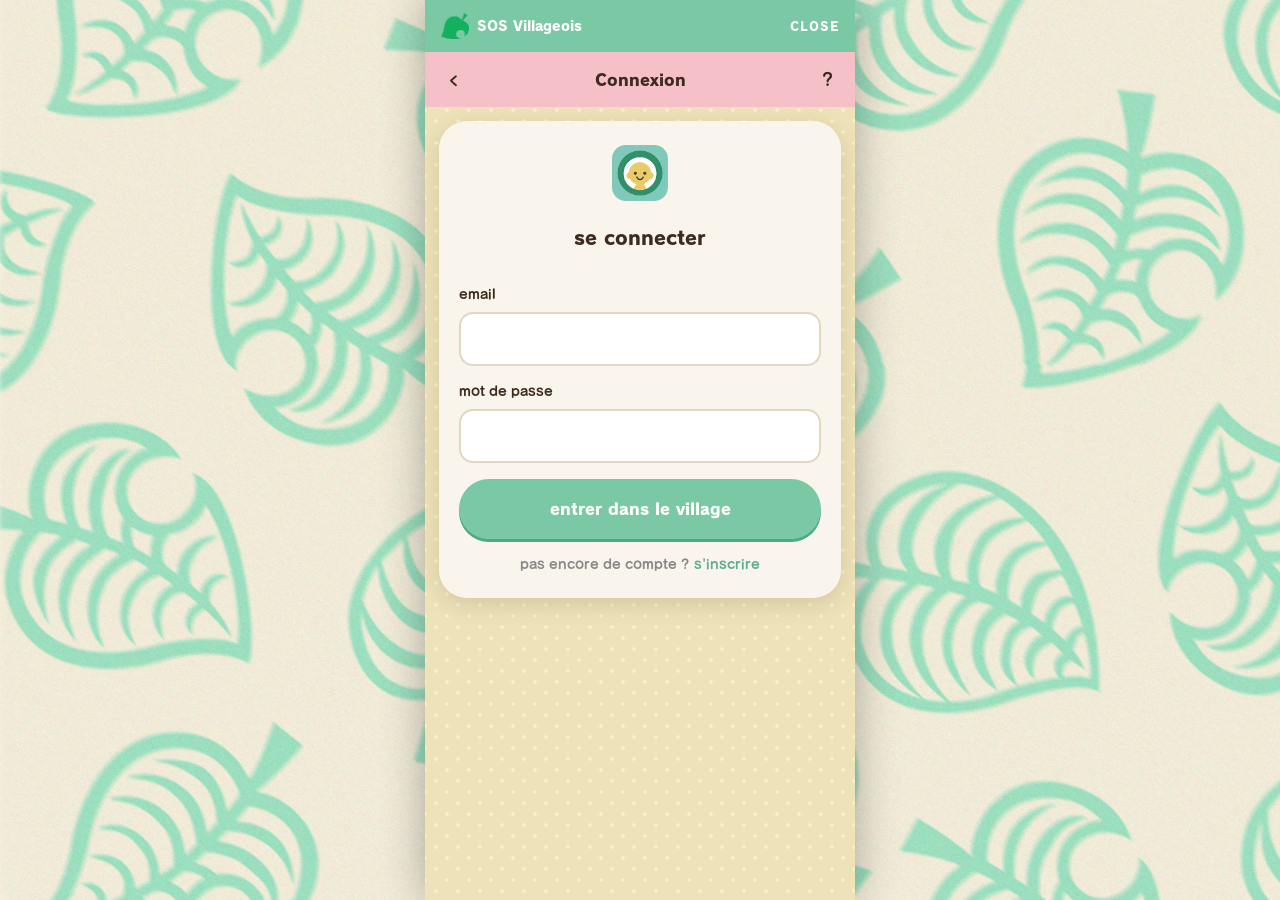
<file: templates/connexion.html>
<!doctype html>
<html lang="fr">
  <head>
    <meta charset="UTF-8" />
    <meta name="viewport" content="width=device-width, initial-scale=1.0" />
    <title>connexion - SOS Villageois</title>
    <link rel="icon" type="image/x-icon" href="/static/img/Favicons/favicon.ico" />
    <link rel="icon" type="image/svg+xml" href="/static/img/Favicons/favicon.svg" />
    <link rel="apple-touch-icon" href="/static/img/Favicons/apple-touch-icon.png" />
    <link rel="stylesheet" href="/static/css/style.css" />
  </head>
  <body>
    <div id="app">

      <header class="nook-header">
        <div class="header-logo">
          <img src="/static/img/logo.png" alt="logo" />
          <span>SOS Villageois</span>
        </div>
        <a href="/">CLOSE</a>
      </header>

      <div class="nook-subheader">
        <a href="/">&#8249;</a>
        <h2>Connexion</h2>
        <span>?</span>
      </div>

      <div class="nook-content padded">
        <div class="nook-card">
          <div class="nook-logo">
            <img src="/static/img/Icons/Contacts.png" alt="connexion" />
            <h1>se connecter</h1>
          </div>

          <p class="erreur" id="erreur" style="display:none"></p>

          <form class="nook-form" onsubmit="seConnecter(event)">
            <div>
              <label>email</label>
              <input type="email" id="email" required />
            </div>
            <div>
              <label>mot de passe</label>
              <input type="password" id="mdp" required />
            </div>
            <button class="nook-btn" type="submit">entrer dans le village</button>
          </form>

          <p class="nook-link">pas encore de compte ? <a href="/inscription">s'inscrire</a></p>
        </div>
      </div>

    </div>
    <script>
      async function seConnecter(event) {
        event.preventDefault();
        const errEl = document.getElementById('erreur');
        const res = await fetch('/api/connexion', {
          method: 'POST',
          headers: { 'Content-Type': 'application/json' },
          body: JSON.stringify({
            email:        document.getElementById('email').value,
            mot_de_passe: document.getElementById('mdp').value
          })
        });
        const data = await res.json();
        if (res.ok) {
          window.location.href = '/';
        } else {
          errEl.textContent  = data.error;
          errEl.style.display = 'block';
        }
      }
    </script>
  </body>
</html>
</file>
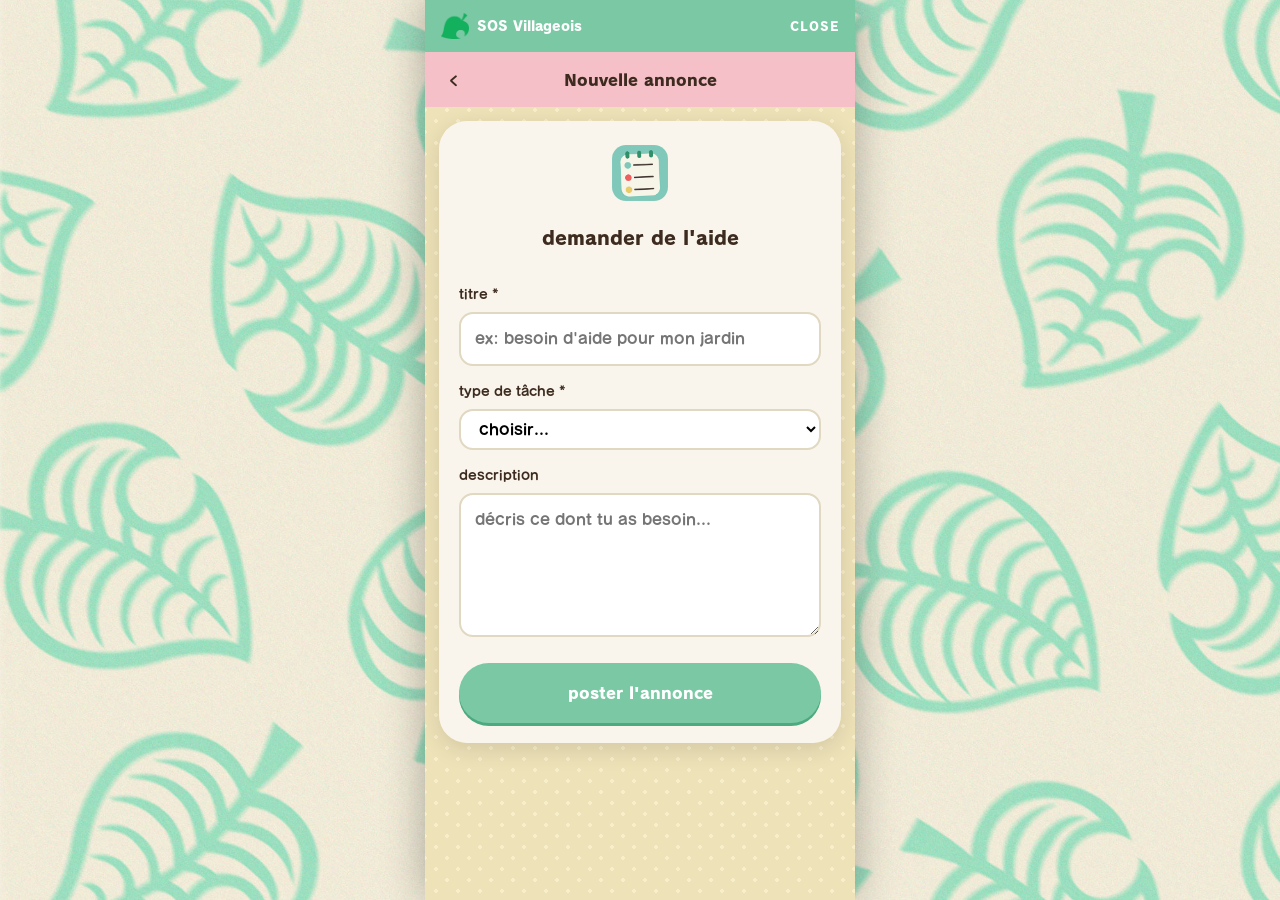
<file: templates/annonce/nouvelle.html>
<!doctype html>
<html lang="fr">
  <head>
    <meta charset="UTF-8" />
    <meta name="viewport" content="width=device-width, initial-scale=1.0" />
    <title>Nouvelle annonce - SOS Villageois</title>
    <link rel="icon" type="image/x-icon" href="/static/img/Favicons/favicon.ico" />
    <link rel="icon" type="image/svg+xml" href="/static/img/Favicons/favicon.svg" />
    <link rel="apple-touch-icon" href="/static/img/Favicons/apple-touch-icon.png" />
    <link rel="stylesheet" href="/static/css/style.css" />
  </head>
  <body>
    <div id="app">

      <header class="nook-header">
        <div class="header-logo">
          <img src="/static/img/logo.png" alt="logo" />
          <span>SOS Villageois</span>
        </div>
        <a href="/annonces">CLOSE</a>
      </header>

      <div class="nook-subheader">
        <a href="/annonces">&#8249;</a>
        <h2>Nouvelle annonce</h2>
        <span></span>
      </div>

      <div class="nook-content padded">
        <div class="nook-card">

          <div class="nook-logo">
            <img src="/static/img/Icons/Reminders.png" alt="poster" />
            <h1>demander de l'aide</h1>
          </div>

          <p class="erreur" id="erreur" style="display:none"></p>

          <form class="nook-form" onsubmit="posterAnnonce(event)">
            <div>
              <label>titre *</label>
              <input type="text" id="titre" placeholder="ex: besoin d'aide pour mon jardin" required />
            </div>
            <div>
              <label>type de tâche *</label>
              <select id="tache" required>
                <option value="" disabled selected>choisir...</option>
                <option value="jardinage">jardinage</option>
                <option value="bricolage">bricolage</option>
                <option value="courses">courses</option>
                <option value="cuisine">cuisine</option>
                <option value="informatique">informatique</option>
                <option value="garde d'animaux">garde d'animaux</option>
                <option value="déménagement">déménagement</option>
                <option value="autre">autre</option>
              </select>
            </div>
            <div>
              <label>description</label>
              <textarea id="description" rows="4" placeholder="décris ce dont tu as besoin..."></textarea>
            </div>
            <button class="nook-btn" type="submit">poster l'annonce</button>
          </form>

        </div>
      </div>

    </div>
    <script>
      async function posterAnnonce(event) {
        event.preventDefault();
        const errEl = document.getElementById('erreur');
        const res = await fetch('/api/annonces', {
          method: 'POST',
          headers: { 'Content-Type': 'application/json' },
          body: JSON.stringify({
            titre:       document.getElementById('titre').value.trim(),
            tache:       document.getElementById('tache').value,
            description: document.getElementById('description').value.trim(),
          })
        });
        const data = await res.json();
        if (res.ok) {
          window.location.href = `/annonces/${data.id_annonce}`;
        } else {
          errEl.textContent   = data.error;
          errEl.style.display = 'block';
        }
      }
    </script>
  </body>
</html>
</file>
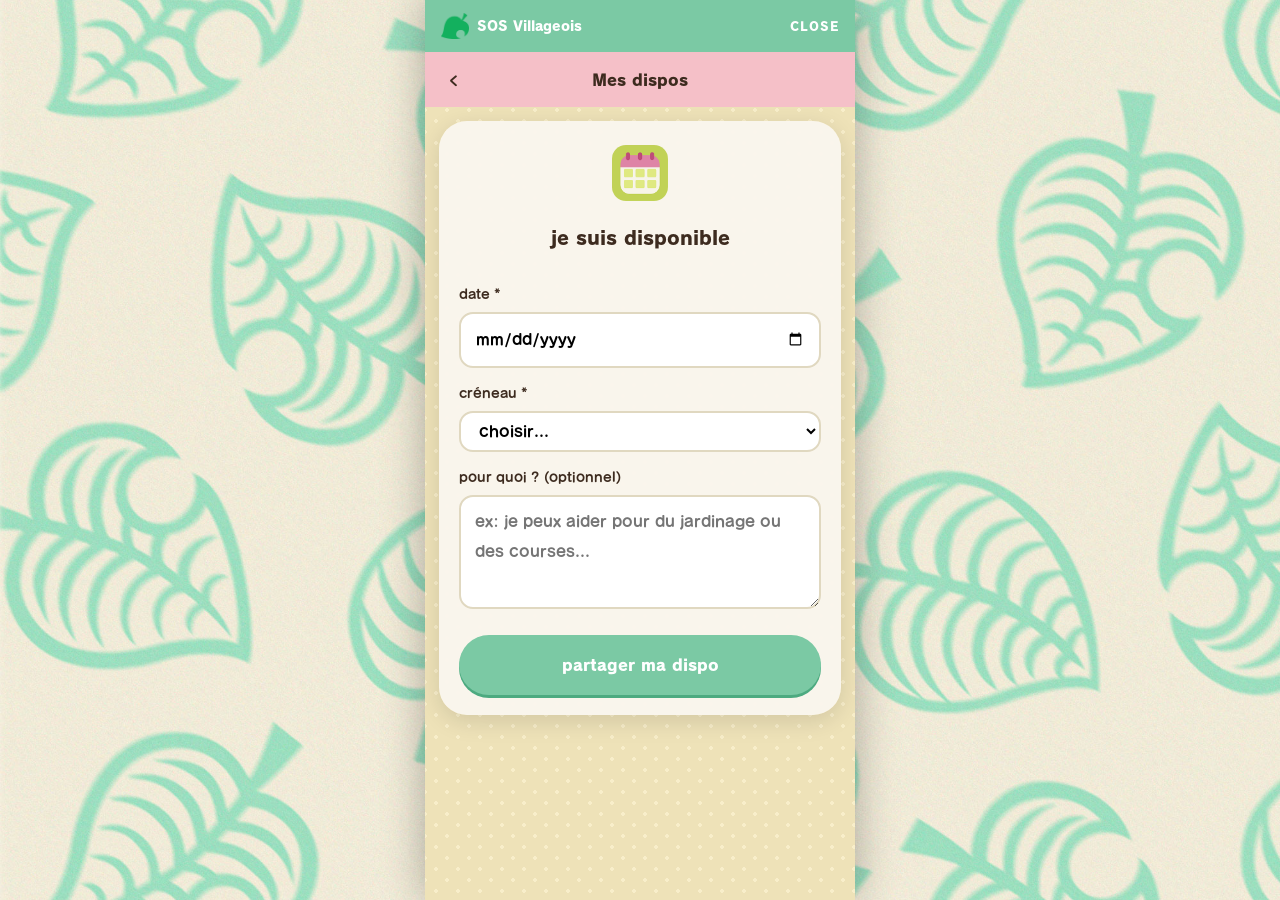
<file: templates/dispo/nouvelle.html>
<!doctype html>
<html lang="fr">
  <head>
    <meta charset="UTF-8" />
    <meta name="viewport" content="width=device-width, initial-scale=1.0" />
    <title>Nouvelle dispo - SOS Villageois</title>
    <link rel="icon" type="image/x-icon" href="/static/img/Favicons/favicon.ico" />
    <link rel="icon" type="image/svg+xml" href="/static/img/Favicons/favicon.svg" />
    <link rel="apple-touch-icon" href="/static/img/Favicons/apple-touch-icon.png" />
    <link rel="stylesheet" href="/static/css/style.css" />
  </head>
  <body>
    <div id="app">

      <header class="nook-header">
        <div class="header-logo">
          <img src="/static/img/logo.png" alt="logo" />
          <span>SOS Villageois</span>
        </div>
        <a href="/dispos">CLOSE</a>
      </header>

      <div class="nook-subheader">
        <a href="/dispos">&#8249;</a>
        <h2>Mes dispos</h2>
        <span></span>
      </div>

      <div class="nook-content padded">
        <div class="nook-card">

          <div class="nook-logo">
            <img src="/static/img/Icons/Calendar.png" alt="dispo" onerror="this.style.display='none'" />
            <h1>je suis disponible</h1>
          </div>

          <p class="erreur" id="erreur" style="display:none"></p>

          <form class="nook-form" onsubmit="posterDispo(event)">
            <div>
              <label>date *</label>
              <input type="date" id="date_dispo" required />
            </div>
            <div>
              <label>créneau *</label>
              <select id="creneau" required>
                <option value="" disabled selected>choisir...</option>
                <option value="matin">matin</option>
                <option value="après-midi">après-midi</option>
                <option value="soir">soir</option>
                <option value="journée entière">journée entière</option>
              </select>
            </div>
            <div>
              <label>pour quoi ? (optionnel)</label>
              <textarea id="description" rows="3" placeholder="ex: je peux aider pour du jardinage ou des courses..."></textarea>
            </div>
            <button class="nook-btn" type="submit">partager ma dispo</button>
          </form>

        </div>
      </div>

    </div>
    <script>
      document.getElementById('date_dispo').min = new Date().toISOString().slice(0, 10);

      async function posterDispo(event) {
        event.preventDefault();
        const errEl = document.getElementById('erreur');
        const res = await fetch('/api/dispos', {
          method: 'POST',
          headers: { 'Content-Type': 'application/json' },
          body: JSON.stringify({
            date_dispo:  document.getElementById('date_dispo').value,
            creneau:     document.getElementById('creneau').value,
            description: document.getElementById('description').value.trim(),
          })
        });
        const data = await res.json();
        if (res.ok) {
          window.location.href = '/dispos';
        } else {
          errEl.textContent   = data.error;
          errEl.style.display = 'block';
        }
      }
    </script>
  </body>
</html>
</file>
<file: static/css/style.css>
@font-face {
  font-family: "Seurat";
  src: url("/static/font/FOT-Seurat Pro B.otf") format("opentype");
}

@font-face {
  font-family: "Rodin";
  src: url("/static/font/FOT-RodinBokutoh Pro EB.otf") format("opentype");
}

* {
  box-sizing: border-box;
  margin: 0;
  padding: 0;
}

html,
body {
  height: 100%;
  overflow: hidden;
}

/* body {
  font-family: "Seurat", "Segoe UI", sans-serif;
  background-color: #a8a090;
} */

body {
  font-family: "Seurat", "Segoe UI", sans-serif;
  background-image: url("/static/img/Wallpapers/3.jpg");
  background-size: cover;
  background-position: center;
  background-attachment: fixed;
}

/* * phone shell — centré sur desktop, plein écran sur mobile */
#app {
  max-width: 430px;
  margin: 0 auto;
  height: 100vh;
  display: flex;
  flex-direction: column;
  position: relative;
  background-color: #eee2b8;
  background-image:
    radial-gradient(circle, #f8eeca 2px, transparent 2px),
    radial-gradient(circle, #f8eeca 2px, transparent 2px);
  background-size: 22px 22px;
  background-position:
    0 0,
    11px 11px;
  overflow: hidden;
}

/* * header */
.nook-header {
  background-color: #7bc9a4;
  color: white;
  display: flex;
  justify-content: space-between;
  align-items: center;
  padding: 12px 16px;
  font-family: "Rodin", sans-serif;
  font-size: 0.9em;
  flex-shrink: 0;
  position: sticky;
  top: 0;
  z-index: 100;
}

.header-logo {
  display: flex;
  align-items: center;
  gap: 8px;
}

.header-logo img {
  width: 28px;
  height: 28px;
  object-fit: contain;
}

.header-logo span {
  font-family: "Rodin", sans-serif;
  font-size: 0.95em;
  color: white;
  font-weight: bold;
}

.nook-header a {
  color: white;
  text-decoration: none;
  font-size: 0.85em;
  letter-spacing: 1px;
}

/* * sous-header pages internes */
.nook-subheader {
  background-color: #f5c0c8;
  display: flex;
  justify-content: space-between;
  align-items: center;
  padding: 10px 16px;
  flex-shrink: 0;
}

.nook-subheader h2 {
  font-family: "Rodin", sans-serif;
  font-size: 1em;
  color: #3d2b1f;
  text-align: center;
  flex: 1;
}

.nook-subheader a,
.nook-subheader span {
  color: #3d2b1f;
  text-decoration: none;
  font-size: 1.1em;
  width: 24px;
  text-align: center;
}

/* * contenu principal */
.nook-content {
  flex: 1;
  display: flex;
  flex-direction: column;
  overflow-y: auto;
  -webkit-overflow-scrolling: touch;
}

/* * padding pour pages avec une carte flottante */
.nook-content.padded {
  padding: 14px;
  gap: 10px;
}

/* * hide scrollbars partout */
.nook-content,
.grille-villageois {
  scrollbar-width: none;
}

.nook-content::-webkit-scrollbar,
.grille-villageois::-webkit-scrollbar {
  display: none;
}

/* * petit bloc greeting séparé */
.greeting-card {
  padding: 16px 20px;
  flex-shrink: 0;
}

.greeting-hey {
  font-family: "Rodin", sans-serif;
  font-size: 0.9em;
  color: #5d4a30;
}

.greeting-name {
  font-family: "Rodin", sans-serif;
  font-size: 2.2em;
  color: #5dae8b;
  line-height: 1.05;
}

/* * carte (hub + formulaires) */
.nook-card {
  background: rgba(250, 246, 238, 0.97);
  border-radius: 28px;
  padding: 24px 20px 20px;
  width: 100%;
  box-shadow: 0 6px 24px rgba(0, 0, 0, 0.12);
}

/* * carte dashboard qui remplit l'espace */
.dashboard-card {
  flex: 1;
  display: flex;
  flex-direction: column;
  justify-content: center;
}

/* * landing pleine page (style ploof/happify) */
.landing-page {
  flex: 1;
  display: flex;
  flex-direction: column;
  align-items: center;
  justify-content: space-between;
  padding: 56px 32px 52px;
  text-align: center;
  background: rgba(245, 240, 228, 0.92);
}

.landing-hero {
  display: flex;
  flex-direction: column;
  align-items: center;
  gap: 20px;
}

.landing-hero img {
  width: 88px;
  height: 88px;
  object-fit: contain;
}

.landing-hero h1 {
  font-family: "Rodin", sans-serif;
  font-size: 2.2em;
  color: #2d5a3d;
}

.landing-hero p {
  font-size: 0.92em;
  color: #7a9a82;
  line-height: 1.75;
  max-width: 260px;
}

.landing-actions {
  display: flex;
  flex-direction: column;
  gap: 12px;
  width: 100%;
}

.nook-btn-outline {
  background: transparent;
  color: #5dae8b;
  border: 2px solid #7bc9a4;
  border-radius: 50px;
  padding: 13px;
  font-family: "Rodin", sans-serif;
  font-size: 1em;
  cursor: pointer;
  width: 100%;
  text-decoration: none;
  display: block;
  text-align: center;
  transition: background 0.15s;
}

.nook-btn-outline:hover {
  background: #eaf8f2;
}

/* * logo dans la carte */
.nook-logo {
  text-align: center;
  margin-bottom: 24px;
}

.nook-logo img {
  width: 56px;
  height: 56px;
  object-fit: contain;
  border-radius: 14px;
}

.nook-logo h1 {
  font-family: "Rodin", sans-serif;
  font-size: 1.2em;
  color: #3d2b1f;
  margin-top: 8px;
}

/* * grille d'icones 3 colonnes */
.icon-grid {
  display: grid;
  grid-template-columns: repeat(3, 1fr);
  gap: 16px;
}

/* * grille 2 colonnes (landing non connecté) */
.icon-grid-2 {
  display: grid;
  grid-template-columns: repeat(2, 1fr);
  gap: 20px;
  max-width: 220px;
  margin: 0 auto;
}

.icon-btn {
  display: flex;
  flex-direction: column;
  align-items: center;
  text-decoration: none;
  color: #3d2b1f;
  gap: 6px;
}

.icon-btn .icon {
  width: 72px;
  height: 72px;
  border-radius: 18px;
  overflow: hidden;
  transition: transform 0.15s;
  box-shadow: 0 3px 8px rgba(0, 0, 0, 0.12);
}

.icon-btn .icon img {
  width: 100%;
  height: 100%;
  object-fit: cover;
}

.icon-btn:hover .icon {
  transform: scale(1.07);
}

.icon-btn:active .icon {
  transform: scale(0.96);
}

.icon-btn span {
  font-size: 0.68em;
  font-weight: bold;
  text-align: center;
  color: #3d2b1f;
}

/* * points nav */
.nook-dots {
  display: flex;
  justify-content: center;
  gap: 10px;
  margin-top: 20px;
}

.nook-dots .dot {
  width: 10px;
  height: 10px;
  border-radius: 50%;
  background: #ccc;
}

.nook-dots .dot.active {
  background: #7bc9a4;
}

/* * formulaires */
.nook-form {
  display: flex;
  flex-direction: column;
  gap: 12px;
}

.nook-form label {
  font-size: 0.82em;
  color: #3d2b1f;
  font-weight: bold;
  display: block;
  margin-bottom: 4px;
}

.nook-form input,
.nook-form select,
.nook-form textarea {
  width: 100%;
  padding: 10px 14px;
  border: 2px solid #e0d8c0;
  border-radius: 14px;
  background: white;
  font-family: "Seurat", sans-serif;
  font-size: 0.95em;
  outline: none;
}

.nook-form input:focus,
.nook-form select:focus,
.nook-form textarea:focus {
  border-color: #7bc9a4;
}

.nook-btn {
  background-color: #7bc9a4;
  color: white;
  border: none;
  border-radius: 50px;
  padding: 14px;
  font-family: "Rodin", sans-serif;
  font-size: 1em;
  cursor: pointer;
  width: 100%;
  text-decoration: none;
  margin-top: 4px;
  transition:
    background 0.15s,
    transform 0.1s;
  box-shadow: 0 3px 0 #4daa80;
}

.nook-btn:hover {
  background-color: #5dae8b;
}
.nook-btn:active {
  transform: translateY(2px);
  box-shadow: none;
}

.nook-link {
  text-align: center;
  font-size: 0.82em;
  color: #888;
  margin-top: 12px;
}

.nook-link a {
  color: #5dae8b;
  text-decoration: none;
  font-weight: bold;
}

.succes {
  color: #5dae8b;
  font-size: 0.82em;
  text-align: center;
  margin-bottom: 8px;
}

.erreur {
  color: #e05050;
  font-size: 0.82em;
  text-align: center;
  margin-bottom: 8px;
}

.step-title {
  font-weight: bold;
  color: #3d2b1f;
  margin: 16px 0 6px;
  font-size: 0.88em;
}

/* * filtres villageois */
.villageois-filtres {
  display: flex;
  gap: 8px;
  margin-bottom: 10px;
}

.villageois-filtres input,
.villageois-filtres select {
  flex: 1;
  font-size: 0.78em;
  padding: 8px 10px;
  border: 2px solid #e8e0cc;
  border-radius: 12px;
  background: #fff;
  color: #5d4a30;
  outline: none;
  font-family: "Rodin", sans-serif;
  min-width: 0;
}

.villageois-filtres input:focus,
.villageois-filtres select:focus {
  border-color: #5dae8b;
}

/* * wrapper dégradés scroll grille */
.grille-wrapper {
  position: relative;
}

.grille-wrapper::before,
.grille-wrapper::after {
  content: "";
  position: absolute;
  left: 0;
  right: 0;
  height: 44px;
  pointer-events: none;
  z-index: 2;
  opacity: 0;
  transition: opacity 0.25s;
}

.grille-wrapper::before {
  top: 0;
  background: linear-gradient(to bottom, rgb(250, 246, 238), transparent);
}

.grille-wrapper::after {
  bottom: 0;
  background: linear-gradient(to top, rgb(250, 246, 238), transparent);
}

.grille-wrapper.can-scroll-up::before  { opacity: 1; }
.grille-wrapper.can-scroll-down::after { opacity: 1; }

/* * grille villageois inscription */
.grille-villageois {
  display: grid;
  grid-template-columns: repeat(3, 1fr);
  gap: 8px;
  max-height: 260px;
  overflow-y: auto;
  padding: 4px;
  margin-bottom: 8px;
}

.carte-villageois {
  cursor: pointer;
  border: 3px solid transparent;
  border-radius: 14px;
  padding: 6px;
  text-align: center;
  background: white;
  transition:
    border-color 0.2s,
    transform 0.15s;
}

.carte-villageois:hover {
  transform: scale(1.04);
}
.carte-villageois.selectionne {
  border-color: #7bc9a4;
  background: #eaf8f2;
}
.carte-villageois img {
  width: 56px;
  height: 56px;
  object-fit: contain;
}
.carte-villageois p {
  font-size: 0.6em;
  margin-top: 3px;
  font-weight: bold;
  color: #3d2b1f;
}

#chargement {
  color: #999;
  font-style: italic;
  font-size: 0.82em;
}

/* * feed annonces */
.annonce-card {
  display: block;
  text-decoration: none;
  color: inherit;
  transition: transform 0.12s;
}

.annonce-card:hover {
  transform: translateY(-2px);
}

.annonce-top {
  display: flex;
  align-items: center;
  gap: 10px;
  margin-bottom: 10px;
}

.mini-avatar {
  width: 38px;
  height: 38px;
  border-radius: 50%;
  object-fit: contain;
  background: #e8f8f0;
  flex-shrink: 0;
}

.annonce-meta {
  display: flex;
  flex-direction: column;
  gap: 3px;
  flex: 1;
}

.annonce-pseudo {
  font-family: "Rodin", sans-serif;
  font-size: 0.8em;
  color: #5d4a30;
}

.annonce-date {
  font-size: 0.72em;
  color: #bbb;
  flex-shrink: 0;
}

.annonce-top-right {
  display: flex;
  flex-direction: column;
  align-items: flex-end;
  gap: 3px;
  flex-shrink: 0;
}

.urgence-badge {
  background: #f4a020;
  color: #fff;
  font-size: 0.7em;
  font-weight: bold;
  border-radius: 99px;
  padding: 1px 7px;
  letter-spacing: 0.03em;
}

.card-reactions {
  display: flex;
  gap: 6px;
  flex-wrap: wrap;
  margin-top: 6px;
}

.card-reac {
  font-size: 0.72em;
  color: #5d4a30;
  background: #f0ebe0;
  border-radius: 99px;
  padding: 2px 8px;
}

.card-reac.urgence {
  background: #fff3e0;
  color: #b36200;
  font-weight: bold;
}

/* filtre tri */
.filtre-bar {
  display: flex;
  gap: 8px;
  padding: 8px 16px;
  overflow-x: auto;
  scrollbar-width: none;
  flex-shrink: 0;
}

.filtre-bar::-webkit-scrollbar { display: none; }

.filtre-pill {
  flex-shrink: 0;
  background: rgba(250, 246, 238, 0.9);
  border: 1.5px solid #c8d8c0;
  border-radius: 99px;
  padding: 5px 14px;
  font-family: "Rodin", sans-serif;
  font-size: 0.8em;
  color: #5d4a30;
  text-decoration: none;
  transition: background 0.15s;
}

.filtre-pill.active {
  background: #5dae8b;
  border-color: #5dae8b;
  color: #fff;
}

.filtre-pill.urgence.active {
  background: #f4a020;
  border-color: #f4a020;
}

/* réactions */
.reactions-section {
  margin-top: 12px;
  padding: 12px 16px;
}

.reactions-bar {
  display: flex;
  gap: 8px;
  flex-wrap: wrap;
}

.reaction-btn {
  display: flex;
  align-items: center;
  gap: 5px;
  background: rgba(250, 246, 238, 0.9);
  border: 1.5px solid #c8d8c0;
  border-radius: 99px;
  padding: 6px 14px;
  font-family: "Rodin", sans-serif;
  font-size: 0.85em;
  color: #5d4a30;
  cursor: pointer;
  transition: background 0.15s;
  box-shadow: none;
}

.reaction-btn.active {
  background: #e8f8f0;
  border-color: #5dae8b;
  color: #2d5a3d;
}

.reaction-btn.reaction-urgence.active {
  background: #fff3e0;
  border-color: #f4a020;
  color: #b36200;
}

.reaction-count {
  background: #5dae8b;
  color: #fff;
  font-size: 0.72em;
  border-radius: 99px;
  padding: 0 6px;
  min-width: 16px;
  text-align: center;
}

.reaction-btn.reaction-urgence .reaction-count {
  background: #f4a020;
}

.tache-badge {
  display: inline-block;
  font-size: 0.65em;
  font-family: "Rodin", sans-serif;
  padding: 2px 9px;
  border-radius: 20px;
  color: #3d2b1f;
  background: #e0e0e0;
}

.tache-badge[data-tache="jardinage"]       { background: #b8e8b8; }
.tache-badge[data-tache="bricolage"]       { background: #f5d08a; }
.tache-badge[data-tache="courses"]         { background: #f5e8a0; }
.tache-badge[data-tache="cuisine"]         { background: #f0b8c8; }
.tache-badge[data-tache="informatique"]    { background: #b8d8f0; }
.tache-badge[data-tache="garde d'animaux"] { background: #b8f0e0; }
.tache-badge[data-tache="déménagement"]    { background: #d8b8f0; }
.tache-badge[data-tache="autre"]           { background: #e0e0e0; }

.annonce-titre {
  font-family: "Rodin", sans-serif;
  font-size: 1em;
  color: #2d5a3d;
  margin-bottom: 6px;
}

.annonce-desc {
  font-size: 0.8em;
  color: #888;
  line-height: 1.5;
}
/* * detail annonce */
.detail-card {
  display: flex;
  flex-direction: column;
  gap: 14px;
}

.detail-header {
  display: flex;
  align-items: center;
  gap: 12px;
}

.detail-avatar {
  width: 48px;
  height: 48px;
  border-radius: 50%;
  object-fit: contain;
  background: #e8f8f0;
  flex-shrink: 0;
}

.detail-titre {
  font-family: "Rodin", sans-serif;
  font-size: 1.3em;
  color: #2d5a3d;
  line-height: 1.3;
}

.detail-desc {
  font-size: 0.88em;
  color: #5d4a30;
  line-height: 1.7;
  white-space: pre-wrap;
}

.delete-btn {
  background: #e08080;
  box-shadow: 0 3px 0 #c06060;
  margin-top: 8px;
}

.delete-btn:hover { background: #c06060; }

/* commentaires */
.commentaires-section {
  display: flex;
  flex-direction: column;
  gap: 14px;
  margin-top: 12px;
}

.commentaires-titre {
  font-family: "Seurat", sans-serif;
  font-size: 1em;
  color: #2d5a3d;
  display: flex;
  align-items: center;
  gap: 8px;
}

.com-count {
  background: #5dae8b;
  color: #fff;
  font-size: 0.75em;
  border-radius: 99px;
  padding: 1px 8px;
}

.commentaires-liste {
  list-style: none;
  padding: 0;
  margin: 0;
  display: flex;
  flex-direction: column;
  gap: 10px;
}

.commentaire {
  display: flex;
  gap: 10px;
  align-items: flex-start;
}

.com-avatar {
  width: 36px;
  height: 36px;
  border-radius: 50%;
  object-fit: contain;
  background: #e8f8f0;
  flex-shrink: 0;
}

.com-body {
  display: flex;
  flex-direction: column;
  gap: 2px;
  flex: 1;
}

.com-pseudo {
  font-family: "Seurat", sans-serif;
  font-size: 0.82em;
  color: #5dae8b;
  font-weight: bold;
}

.com-date {
  font-size: 0.72em;
  color: #a89880;
}

.com-contenu {
  font-size: 0.85em;
  color: #5d4a30;
  line-height: 1.5;
  white-space: pre-wrap;
}

.com-vide {
  font-size: 0.82em;
  color: #a89880;
  text-align: center;
  padding: 8px 0;
}

.com-form {
  display: flex;
  flex-direction: column;
  gap: 8px;
  margin-top: 4px;
}

.com-input {
  width: 100%;
  border: 1.5px solid #c8d8c0;
  border-radius: 12px;
  padding: 10px 12px;
  font-family: "Rodin", sans-serif;
  font-size: 0.85em;
  color: #5d4a30;
  background: #f7f4ed;
  resize: none;
  box-sizing: border-box;
  outline: none;
}

.com-input:focus {
  border-color: #5dae8b;
}

/* * disponibilités */
.dispo-card {
  display: flex;
  flex-direction: column;
  gap: 8px;
}

.dispo-top {
  display: flex;
  align-items: center;
  gap: 10px;
}

.dispo-meta {
  display: flex;
  flex-direction: column;
  gap: 4px;
  flex: 1;
}

.dispo-badges {
  display: flex;
  gap: 6px;
  align-items: center;
  flex-wrap: wrap;
}

.dispo-date-badge {
  font-family: "Rodin", sans-serif;
  font-size: 0.7em;
  font-weight: bold;
  color: #5d4a30;
  background: #f5e8c8;
  padding: 2px 8px;
  border-radius: 20px;
}

.creneau-badge {
  display: inline-block;
  font-size: 0.65em;
  font-family: "Rodin", sans-serif;
  padding: 2px 9px;
  border-radius: 20px;
  color: #3d2b1f;
  background: #e0e0e0;
}

.creneau-badge[data-creneau="matin"]            { background: #ffeea0; }
.creneau-badge[data-creneau="après-midi"]       { background: #b8d8f0; }
.creneau-badge[data-creneau="soir"]             { background: #d4b8f0; }
.creneau-badge[data-creneau="journée entière"]  { background: #b8f0d0; }

.dispo-desc {
  font-size: 0.8em;
  color: #888;
  line-height: 1.5;
}

.dispo-delete-btn {
  background: none;
  border: none;
  color: #ccc;
  font-size: 1em;
  cursor: pointer;
  padding: 4px;
  flex-shrink: 0;
  line-height: 1;
  transition: color 0.15s;
}

.dispo-delete-btn:hover { color: #e08080; }

.dispo-footer {
  display: flex;
  align-items: center;
  justify-content: space-between;
  gap: 8px;
  margin-top: 4px;
  flex-wrap: wrap;
}

.interet-count {
  font-size: 0.72em;
  color: #aaa;
  font-family: "Rodin", sans-serif;
}

.interesse-btn {
  font-family: "Rodin", sans-serif;
  font-size: 0.75em;
  padding: 6px 14px;
  border-radius: 20px;
  border: 2px solid #7bc9a4;
  background: transparent;
  color: #5dae8b;
  cursor: pointer;
  text-decoration: none;
  display: inline-block;
  transition: background 0.15s, color 0.15s;
  white-space: nowrap;
}

.interesse-btn:hover {
  background: #eaf8f2;
}

.interesse-btn.active {
  background: #7bc9a4;
  color: white;
}

.interesse-btn.active:hover {
  background: #5dae8b;
}

.interets-liste {
  display: flex;
  flex-direction: column;
  gap: 10px;
  margin-top: 10px;
}

.interet-item {
  display: flex;
  align-items: center;
  gap: 10px;
}

/* * liste admin */
.admin-user-list {
  display: flex;
  flex-direction: column;
  gap: 10px;
  margin-top: 12px;
}

.admin-user-row {
  display: flex;
  align-items: center;
  justify-content: space-between;
  background: white;
  border-radius: 14px;
  padding: 10px 14px;
  gap: 8px;
}

.admin-user-info {
  display: flex;
  flex-direction: column;
  gap: 2px;
}

.admin-pseudo {
  font-family: "Rodin", sans-serif;
  font-size: 0.9em;
  color: #2d5a3d;
  font-weight: bold;
}

.admin-email {
  font-size: 0.75em;
  color: #999;
}

.admin-badge {
  display: inline-block;
  background: #7bc9a4;
  color: white;
  font-size: 0.65em;
  font-family: "Rodin", sans-serif;
  padding: 2px 8px;
  border-radius: 20px;
  width: fit-content;
}

.admin-delete-btn {
  background: #f5c0c8;
  border: none;
  border-radius: 50%;
  width: 30px;
  height: 30px;
  cursor: pointer;
  color: #c05060;
  font-size: 0.85em;
  flex-shrink: 0;
  transition: background 0.15s;
}

.admin-delete-btn:hover {
  background: #f0a0b0;
}

.id-card {
  border: 3px solid #f66cb5;
  border-radius: 18px;
  overflow: hidden;
  background: #fdf8f0;
  font-family: "Rodin", sans-serif;
}

.id-card-top {
  background: #ff70bc;
  padding: 10px 14px;
}

.id-speech-bubble {
  background: #fffede;
  background: linear-gradient(
    0deg,
    rgba(255, 254, 222, 1) 0%,
    rgba(255, 243, 142, 1) 100%
  );
  border: 2px solid #ff70bc;
  border-radius: 12px;
  padding: 7px 12px;
  font-size: 0.85em;
  color: #9b6c16;
}

.id-card-body {
  display: flex;
}

.id-card-avatar {
  width: 110px;
  min-height: 130px;
  flex-shrink: 0;
  background-color: #6ba84f;
  background-image:
    linear-gradient(
      45deg,
      #5a9440 25%,
      transparent 25%,
      transparent 75%,
      #5a9440 75%
    ),
    linear-gradient(
      45deg,
      #5a9440 25%,
      transparent 25%,
      transparent 75%,
      #5a9440 75%
    );
  background-size: 12px 12px;
  background-position:
    0 0,
    6px 6px;
  display: flex;
  align-items: center;
  justify-content: center;
  border-right: 2px solid #d4a820;
}

.id-card-avatar img {
  width: 86px;
  height: 86px;
  object-fit: contain;
}

.id-card-info {
  padding: 14px 16px;
  flex: 1;
  display: flex;
  flex-direction: column;
  gap: 5px;
}

.id-island {
  font-size: 0.7em;
  color: #aaa;
}

.id-name {
  font-size: 1.4em;
  color: #d040a0;
  line-height: 1.1;
}

.id-role {
  font-size: 0.8em;
  color: #3d2b1f;
}

.id-villager {
  font-size: 0.72em;
  color: #888;
  margin-top: 4px;
}

.id-email {
  font-size: 0.68em;
  color: #aaa;
}

.id-card-footer {
  background: #fe6fbb;
  padding: 8px 14px;
  font-size: 0.7em;
  color: #900F39;
  text-align: right;
  border-top: 2px solid #f66cb5;
}

/* * desktop : légère ombre pour délimiter le "téléphone" */
@media (min-width: 480px) {
  #app {
    box-shadow: 0 0 40px rgba(0, 0, 0, 0.3);
  }
}
</file>
